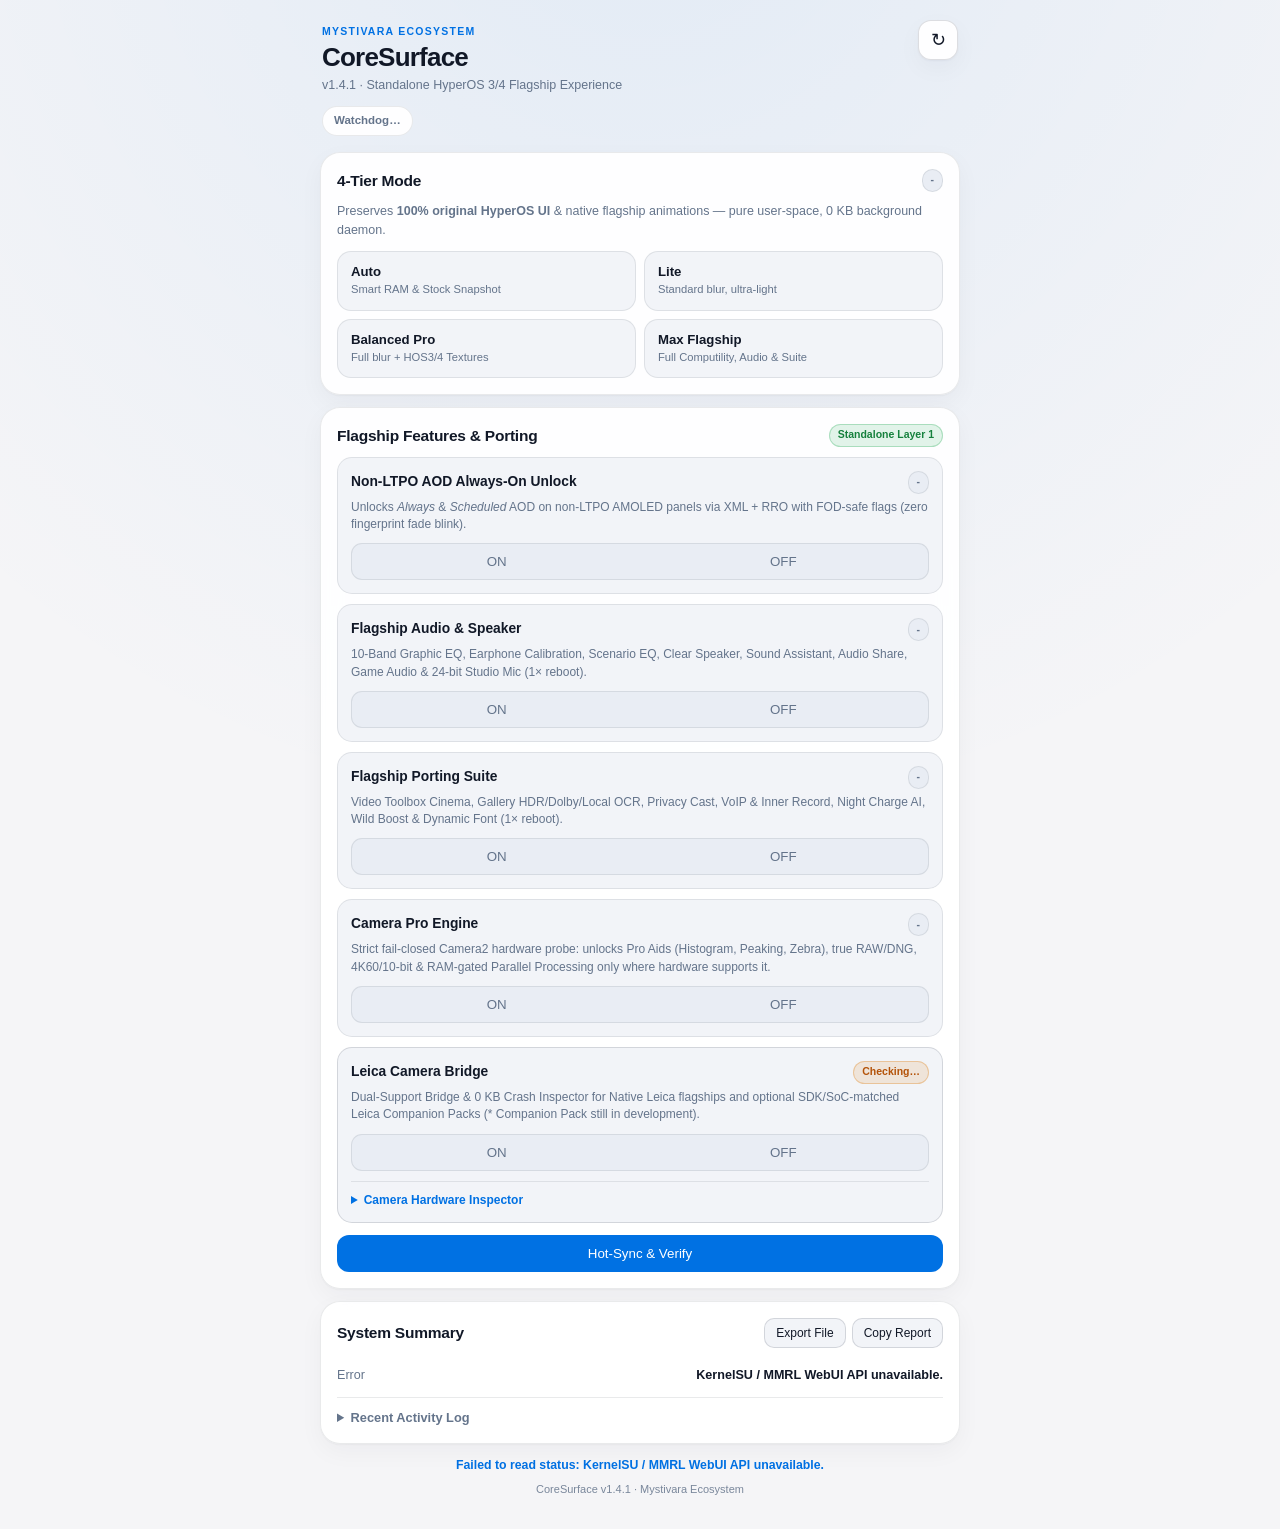
<file: webroot/index.html>
<!doctype html>
<html lang="en">
<head>
  <meta charset="utf-8">
  <meta name="viewport" content="width=device-width, initial-scale=1, viewport-fit=cover">
  <meta name="color-scheme" content="light dark">
  <title>CoreSurface v1.4.1</title>
  <link rel="stylesheet" href="style.css">
</head>
<body>
  <main class="container">
    <header class="hero">
      <div class="hero-top">
        <div>
          <span class="eyebrow">MYSTIVARA ECOSYSTEM</span>
          <h1>CoreSurface</h1>
          <p class="subtitle">v1.4.1 · Standalone HyperOS 3/4 Flagship Experience</p>
        </div>
        <button id="btn-refresh" class="btn-icon" type="button" aria-label="Refresh status" title="Refresh status">↻</button>
      </div>
      <div class="badge-row">
        <span id="watchdog-badge" class="badge badge-neutral">Watchdog…</span>
        <span id="compat-badge" class="badge badge-neutral hidden">Score: -</span>
        <span id="coreflow-badge" class="badge badge-coreflow hidden">CoreFlow Guard</span>
      </div>
    </header>

    <div id="reboot-banner" class="banner banner-info hidden" role="status">
      <strong>Changes saved.</strong> Reboot once to apply updated early-boot props, XML &amp; RRO overlays.
    </div>

    <div id="safemode-banner" class="banner banner-danger hidden" role="alert">
      <div>
        <strong>Safe-Mode Active (Auto-Disabled)</strong>
        <p id="safemode-reason">CoreSurface paused after 2 consecutive failed boots.</p>
      </div>
      <button id="btn-reset-safemode" class="btn btn-danger" type="button">Reset &amp; Re-enable</button>
    </div>

    <div id="cam-watchdog-banner" class="banner banner-warn hidden" role="alert">
      <strong>Camera Watchdog Auto-Reverted Leica Bridge.</strong>
      <p id="cam-watchdog-reason">Repeated crashes were detected in stock/companion camera. CoreSurface reverted cleanly to Stock Camera + Pro Engine.</p>
    </div>

    <div id="metamodule-banner" class="banner banner-warn hidden" role="status">
      <strong>RRO metamodule not active.</strong> On KernelSU-Next, install <code>meta-overlayfs</code> and reboot once so clean-room RRO overlays mount properly.
    </div>

    <section class="card">
      <div class="card-head">
        <h2>4-Tier Mode</h2>
        <span id="active-tier-pill" class="pill">-</span>
      </div>
      <p class="hint">Preserves <strong>100% original HyperOS UI</strong> &amp; native flagship animations — pure user-space, 0 KB background daemon.</p>
      <div class="tier-grid">
        <button class="btn-tier" data-tier="auto" type="button">
          <strong>Auto</strong>
          <span id="auto-tier-hint">Smart RAM &amp; Stock Snapshot</span>
        </button>
        <button class="btn-tier" data-tier="low" type="button">
          <strong>Lite</strong>
          <span>Standard blur, ultra-light</span>
        </button>
        <button class="btn-tier" data-tier="balanced_pro" type="button">
          <strong>Balanced Pro</strong>
          <span>Full blur + HOS3/4 Textures</span>
        </button>
        <button class="btn-tier" data-tier="flagship" type="button">
          <strong>Max Flagship</strong>
          <span>Full Computility, Audio &amp; Suite</span>
        </button>
      </div>
    </section>

    <section class="card">
      <div class="card-head">
        <h2>Flagship Features &amp; Porting</h2>
        <span class="pill on">Standalone Layer 1</span>
      </div>

      <div class="feat-list">
        <div class="feat-card">
          <div class="feat-head">
            <div class="feat-title-wrap">
              <h3>Non-LTPO AOD Always-On Unlock</h3>
              <span id="verify-FEAT_AOD_UNLOCK" class="v-pill v-neutral">-</span>
            </div>
            <p class="feat-desc">Unlocks <em>Always</em> &amp; <em>Scheduled</em> AOD on non-LTPO AMOLED panels via XML + RRO with FOD-safe flags (zero fingerprint fade blink).</p>
          </div>
          <div class="seg-group" data-key="FEAT_AOD_UNLOCK" role="group" aria-label="Non-LTPO AOD Unlock">
            <button type="button" data-val="1">ON</button>
            <button type="button" data-val="0">OFF</button>
          </div>
        </div>

        <div class="feat-card">
          <div class="feat-head">
            <div class="feat-title-wrap">
              <h3>Flagship Audio &amp; Speaker</h3>
              <span id="verify-FEAT_FLAGSHIP_AUDIO" class="v-pill v-neutral">-</span>
            </div>
            <p class="feat-desc">10-Band Graphic EQ, Earphone Calibration, Scenario EQ, Clear Speaker, Sound Assistant, Audio Share, Game Audio &amp; 24-bit Studio Mic (1× reboot).</p>
          </div>
          <div class="seg-group" data-key="FEAT_FLAGSHIP_AUDIO" role="group" aria-label="Flagship Audio & Speaker">
            <button type="button" data-val="1">ON</button>
            <button type="button" data-val="0">OFF</button>
          </div>
        </div>

        <div class="feat-card">
          <div class="feat-head">
            <div class="feat-title-wrap">
              <h3>Flagship Porting Suite</h3>
              <span id="verify-FEAT_FLAGSHIP_SUITE" class="v-pill v-neutral">-</span>
            </div>
            <p class="feat-desc">Video Toolbox Cinema, Gallery HDR/Dolby/Local OCR, Privacy Cast, VoIP &amp; Inner Record, Night Charge AI, Wild Boost &amp; Dynamic Font (1× reboot).</p>
          </div>
          <div class="seg-group" data-key="FEAT_FLAGSHIP_SUITE" role="group" aria-label="Flagship Porting Suite">
            <button type="button" data-val="1">ON</button>
            <button type="button" data-val="0">OFF</button>
          </div>
        </div>

        <div class="feat-card">
          <div class="feat-head">
            <div class="feat-title-wrap">
              <h3>Camera Pro Engine</h3>
              <span id="verify-FEAT_CAMERA_PRO" class="v-pill v-neutral">-</span>
            </div>
            <p id="cam-pro-desc" class="feat-desc">Strict fail-closed Camera2 hardware probe: unlocks Pro Aids (Histogram, Peaking, Zebra), true RAW/DNG, 4K60/10-bit &amp; RAM-gated Parallel Processing only where hardware supports it.</p>
          </div>
          <div class="seg-group" data-key="FEAT_CAMERA_PRO" role="group" aria-label="Camera Pro Engine">
            <button type="button" data-val="1">ON</button>
            <button type="button" data-val="0">OFF</button>
          </div>
        </div>

        <div class="feat-card feat-leica">
          <div class="feat-head">
            <div class="feat-title-wrap">
              <h3>Leica Camera Bridge</h3>
              <span id="verify-FEAT_LEICA_BRIDGE" class="v-pill v-warn">Checking…</span>
            </div>
            <p id="leica-bridge-desc" class="feat-desc">Dual-Support Bridge &amp; 0 KB Crash Inspector for Native Leica flagships and optional SDK/SoC-matched Leica Companion Packs (* Companion Pack still in development).</p>
          </div>
          <div class="seg-group" data-key="FEAT_LEICA_BRIDGE" role="group" aria-label="Leica Camera Bridge">
            <button type="button" data-val="1">ON</button>
            <button type="button" data-val="0">OFF</button>
          </div>

          <details class="cam-inspector">
            <summary>Camera Hardware Inspector</summary>
            <div id="cam-inspector-list" class="kv-list kv-list-compact">
              <div class="kv-row"><span>Camera Probe</span><strong>Loading…</strong></div>
            </div>
            <div class="cam-actions">
              <button id="btn-cam-health" class="btn btn-ghost" type="button">Camera Health Check</button>
              <button id="btn-cam-rollback" class="btn btn-ghost btn-ghost-danger" type="button">Safe Rollback</button>
            </div>
          </details>
        </div>
      </div>

      <div class="action-row">
        <button id="btn-hot-sync" class="btn btn-primary" type="button">Hot-Sync &amp; Verify</button>
      </div>
    </section>

    <section class="card">
      <div class="card-head card-head-wrap">
        <h2>System Summary</h2>
        <div class="diag-btn-group">
          <button id="btn-save-diag" class="btn btn-ghost" type="button">Export File</button>
          <button id="btn-export-diag" class="btn btn-ghost" type="button">Copy Report</button>
        </div>
      </div>
      <div id="summary-list" class="kv-list">
        <div class="kv-row"><span>Loading status…</span><strong>…</strong></div>
      </div>
      <div id="diag-export-wrap" class="diag-export hidden">
        <textarea id="diag-export-box" rows="6" readonly aria-label="Diagnostic Report"></textarea>
      </div>
      <details class="log-details">
        <summary>Recent Activity Log</summary>
        <pre id="diag-log" class="log-box">Loading…</pre>
      </details>
    </section>

    <footer class="footer">
      <span id="toast-msg" class="toast-msg" aria-live="polite"></span>
      <p class="footer-note">CoreSurface v1.4.1 · Mystivara Ecosystem</p>
    </footer>
  </main>

  <script src="app.js"></script>
</body>
</html>
</file>
<file: webroot/style.css>
:root {
  color-scheme: light dark;
  --bg: #f5f5f7;
  --bg-glow: radial-gradient(circle at 50% -10%, rgba(0, 113, 227, 0.08), transparent 55%);
  --surface: rgba(255, 255, 255, 0.92);
  --surface-alt: #f2f4f8;
  --surface-inset: #e9edf4;
  --border: rgba(15, 23, 42, 0.09);
  --border-strong: rgba(15, 23, 42, 0.14);
  --shadow: 0 1px 2px rgba(15, 23, 42, 0.04), 0 8px 24px rgba(15, 23, 42, 0.04);
  --text: #111827;
  --muted: #64748b;
  --accent: #0071e3;
  --accent-text: #ffffff;
  --accent-bg: rgba(0, 113, 227, 0.1);
  --accent-border: rgba(0, 113, 227, 0.28);
  --ok: #15803d;
  --ok-bg: rgba(22, 163, 74, 0.12);
  --ok-border: rgba(22, 163, 74, 0.28);
  --warn: #b45309;
  --warn-bg: rgba(217, 119, 6, 0.12);
  --warn-border: rgba(217, 119, 6, 0.3);
  --danger: #dc2626;
  --danger-bg: rgba(220, 38, 38, 0.1);
  --danger-border: rgba(220, 38, 38, 0.28);
  --coreflow: #0f766e;
  --coreflow-bg: rgba(15, 118, 110, 0.12);
  --coreflow-border: rgba(15, 118, 110, 0.28);
  --banner-info-text: #0c4a6e;
  --banner-warn-text: #78350f;
  --banner-danger-text: #7f1d1d;
  --banner-danger-sub: #991b1b;
  --radius: 20px;
}

@media (prefers-color-scheme: dark) {
  :root {
    --bg: #080b10;
    --bg-glow: radial-gradient(circle at 50% -10%, rgba(41, 151, 255, 0.14), transparent 55%);
    --surface: rgba(20, 24, 32, 0.88);
    --surface-alt: #181e28;
    --surface-inset: #0f141c;
    --border: rgba(255, 255, 255, 0.08);
    --border-strong: rgba(255, 255, 255, 0.14);
    --shadow: 0 2px 6px rgba(0, 0, 0, 0.28), 0 12px 32px rgba(0, 0, 0, 0.24);
    --text: #f3f6fb;
    --muted: #94a3b8;
    --accent: #2997ff;
    --accent-text: #061426;
    --accent-bg: rgba(41, 151, 255, 0.14);
    --accent-border: rgba(41, 151, 255, 0.34);
    --ok: #34d399;
    --ok-bg: rgba(52, 211, 153, 0.14);
    --ok-border: rgba(52, 211, 153, 0.34);
    --warn: #fbbf24;
    --warn-bg: rgba(251, 191, 36, 0.14);
    --warn-border: rgba(251, 191, 36, 0.34);
    --danger: #fb7185;
    --danger-bg: rgba(251, 113, 133, 0.14);
    --danger-border: rgba(251, 113, 133, 0.35);
    --coreflow: #5eead4;
    --coreflow-bg: rgba(94, 234, 212, 0.14);
    --coreflow-border: rgba(94, 234, 212, 0.34);
    --banner-info-text: #dbeafe;
    --banner-warn-text: #fef3c7;
    --banner-danger-text: #ffe4e6;
    --banner-danger-sub: #fecdd3;
  }
}

* {
  box-sizing: border-box;
  -webkit-tap-highlight-color: transparent;
}

body {
  margin: 0;
  min-height: 100vh;
  background-color: var(--bg);
  background-image: var(--bg-glow);
  color: var(--text);
  font: 14px/1.5 -apple-system, BlinkMacSystemFont, "SF Pro Text", "Segoe UI", Roboto, sans-serif;
  padding: calc(16px + env(safe-area-inset-top, 0px)) 14px calc(32px + env(safe-area-inset-bottom, 0px));
  -webkit-font-smoothing: antialiased;
}

.container {
  max-width: 640px;
  margin: 0 auto;
}

.hero {
  margin-bottom: 14px;
  padding: 4px 2px 2px;
}

.hero-top {
  display: flex;
  align-items: flex-start;
  justify-content: space-between;
  gap: 12px;
}

.eyebrow {
  display: inline-block;
  font-size: 10.5px;
  font-weight: 700;
  letter-spacing: 0.12em;
  color: var(--accent);
  margin-bottom: 3px;
}

h1 {
  margin: 0;
  font-size: 26px;
  font-weight: 750;
  letter-spacing: -0.03em;
  line-height: 1.15;
}

.subtitle {
  margin: 3px 0 0;
  color: var(--muted);
  font-size: 12.5px;
}

.btn-icon {
  width: 40px;
  height: 40px;
  flex-shrink: 0;
  border-radius: 13px;
  border: 1px solid var(--border-strong);
  background: var(--surface);
  color: var(--text);
  font-size: 18px;
  cursor: pointer;
  box-shadow: var(--shadow);
  transition: transform 0.14s ease, border-color 0.14s ease;
}

.btn-icon:active {
  transform: scale(0.95);
}

.badge-row {
  display: flex;
  flex-wrap: wrap;
  gap: 7px;
  margin-top: 12px;
}

.badge {
  display: inline-flex;
  align-items: center;
  gap: 6px;
  padding: 5px 11px;
  border-radius: 999px;
  font-size: 11.5px;
  font-weight: 650;
  border: 1px solid transparent;
}

.badge-neutral {
  background: var(--surface);
  color: var(--muted);
  border-color: var(--border);
}

.badge-ok {
  background: var(--ok-bg);
  color: var(--ok);
  border-color: var(--ok-border);
}

.badge-warn {
  background: var(--warn-bg);
  color: var(--warn);
  border-color: var(--warn-border);
}

.badge-danger {
  background: var(--danger-bg);
  color: var(--danger);
  border-color: var(--danger-border);
}

.badge-coreflow {
  background: var(--coreflow-bg);
  color: var(--coreflow);
  border-color: var(--coreflow-border);
}

.banner {
  border-radius: 16px;
  padding: 13px 15px;
  margin-bottom: 12px;
  font-size: 12.8px;
  line-height: 1.45;
  border: 1px solid var(--border);
}

.banner-info {
  background: var(--accent-bg);
  border-color: var(--accent-border);
  color: var(--banner-info-text);
}

.banner-warn {
  background: var(--warn-bg);
  border-color: var(--warn-border);
  color: var(--banner-warn-text);
}

.banner-danger {
  background: var(--danger-bg);
  border-color: var(--danger-border);
  color: var(--banner-danger-text);
  display: flex;
  flex-direction: column;
  gap: 10px;
}

.banner-danger p {
  margin: 4px 0 0;
  font-size: 12.2px;
  color: var(--banner-danger-sub);
}

.card {
  background: var(--surface);
  border: 1px solid var(--border);
  border-radius: var(--radius);
  padding: 16px;
  margin-bottom: 12px;
  box-shadow: var(--shadow);
  backdrop-filter: blur(14px);
  -webkit-backdrop-filter: blur(14px);
}

.card-head {
  display: flex;
  align-items: center;
  justify-content: space-between;
  gap: 10px;
  margin-bottom: 10px;
}

.card-head-wrap {
  flex-wrap: wrap;
}

.card-head h2 {
  margin: 0;
}

h2 {
  margin: 0 0 10px;
  font-size: 15.5px;
  font-weight: 700;
  letter-spacing: -0.015em;
}

h3 {
  margin: 0;
  font-size: 13.8px;
  font-weight: 650;
}

.hint {
  margin: 0 0 12px;
  font-size: 12.5px;
  color: var(--muted);
}

code {
  font-family: ui-monospace, SFMono-Regular, Menlo, monospace;
  font-size: 11.5px;
  background: var(--surface-alt);
  padding: 1px 6px;
  border-radius: 6px;
  border: 1px solid var(--border);
}

.tier-grid {
  display: grid;
  grid-template-columns: repeat(2, 1fr);
  gap: 8px;
}

@media (max-width: 360px) {
  .tier-grid {
    grid-template-columns: 1fr;
  }
}

.btn-tier {
  display: flex;
  flex-direction: column;
  align-items: flex-start;
  gap: 3px;
  padding: 12px 13px;
  border-radius: 14px;
  border: 1px solid var(--border);
  background: var(--surface-alt);
  color: var(--text);
  text-align: left;
  cursor: pointer;
  transition: border-color 0.15s ease, background 0.15s ease, transform 0.12s ease;
}

.btn-tier:active {
  transform: scale(0.98);
}

.btn-tier strong {
  font-size: 13.2px;
  font-weight: 680;
}

.btn-tier span {
  font-size: 11.2px;
  color: var(--muted);
  line-height: 1.35;
}

.btn-tier.active {
  border-color: var(--accent);
  background: var(--accent-bg);
}

.btn-tier.active strong {
  color: var(--accent);
}

.feat-list {
  display: flex;
  flex-direction: column;
  gap: 10px;
}

.feat-card {
  background: var(--surface-alt);
  border: 1px solid var(--border);
  border-radius: 15px;
  padding: 13px;
}

.feat-roadmap {
  border-style: dashed;
  border-color: var(--warn-border);
  background: var(--warn-bg);
}

.feat-leica {
  border-color: var(--border-strong);
}

.cam-inspector {
  margin-top: 10px;
  padding-top: 9px;
  border-top: 1px solid var(--border);
}

.cam-inspector summary {
  font-size: 12px;
  font-weight: 650;
  color: var(--accent);
  cursor: pointer;
  user-select: none;
}

.kv-list-compact {
  margin-top: 8px;
}

.kv-list-compact .kv-row {
  padding: 5.5px 0;
}

.kv-list-compact .kv-row span,
.kv-list-compact .kv-row strong {
  font-size: 11.8px;
}

.cam-actions {
  display: flex;
  flex-wrap: wrap;
  gap: 7px;
  margin-top: 10px;
}

.btn-ghost-danger {
  color: var(--danger);
  border-color: var(--danger-border);
}

.banner-warn p {
  margin: 4px 0 0;
  font-size: 12.2px;
  color: var(--banner-warn-text);
  opacity: 0.92;
}

.feat-head {
  margin-bottom: 10px;
}

.feat-head-compact {
  margin-bottom: 0;
}

.feat-title-wrap {
  display: flex;
  flex-wrap: wrap;
  justify-content: space-between;
  align-items: center;
  gap: 6px;
}

.v-pill,
.pill {
  font-size: 10.5px;
  font-weight: 680;
  padding: 2.5px 8px;
  border-radius: 999px;
  white-space: nowrap;
}

.v-neutral,
.pill {
  background: var(--surface-inset);
  color: var(--muted);
  border: 1px solid var(--border);
}

.v-ok,
.pill.on {
  background: var(--ok-bg);
  color: var(--ok);
  border: 1px solid var(--ok-border);
}

.v-warn,
.pill.warn {
  background: var(--warn-bg);
  color: var(--warn);
  border: 1px solid var(--warn-border);
}

.v-info {
  background: var(--accent-bg);
  color: var(--accent);
  border: 1px solid var(--accent-border);
}

.v-danger,
.pill.danger {
  background: var(--danger-bg);
  color: var(--danger);
  border: 1px solid var(--danger-border);
}

.feat-desc {
  margin: 5px 0 0;
  font-size: 12px;
  line-height: 1.45;
  color: var(--muted);
}

.feat-roadmap .feat-desc {
  color: var(--banner-warn-text);
}

.seg-group {
  display: grid;
  grid-auto-flow: column;
  grid-auto-columns: 1fr;
  background: var(--surface-inset);
  border: 1px solid var(--border);
  border-radius: 11px;
  padding: 3px;
  gap: 3px;
}

.seg-group button {
  border: 0;
  background: transparent;
  color: var(--muted);
  font: 650 12.2px/1.2 inherit;
  padding: 7px 8px;
  border-radius: 8px;
  cursor: pointer;
  transition: background 0.15s ease, color 0.15s ease;
}

.seg-group button.active {
  background: var(--accent);
  color: var(--accent-text);
}

.seg-group button:disabled {
  opacity: 0.45;
  cursor: not-allowed;
}

.action-row {
  margin-top: 12px;
  display: flex;
}

.btn {
  border: 0;
  border-radius: 12px;
  padding: 10px 14px;
  font: 650 12.8px/1.2 inherit;
  cursor: pointer;
  transition: opacity 0.14s ease, transform 0.12s ease, border-color 0.14s ease;
}

.btn:active {
  transform: scale(0.98);
}

.btn-primary {
  width: 100%;
  background: var(--accent);
  color: var(--accent-text);
  padding: 11px 16px;
}

.btn-ghost {
  background: var(--surface-alt);
  color: var(--text);
  border: 1px solid var(--border-strong);
  padding: 7px 11px;
  font-size: 12px;
  border-radius: 10px;
}

.btn-danger {
  background: var(--danger);
  color: #ffffff;
  align-self: flex-start;
}

.btn:disabled,
.btn-tier:disabled,
.btn-icon:disabled {
  opacity: 0.55;
  cursor: wait;
}

.diag-btn-group {
  display: inline-flex;
  align-items: center;
  gap: 6px;
}

.kv-list {
  display: flex;
  flex-direction: column;
}

.kv-row {
  display: flex;
  justify-content: space-between;
  align-items: baseline;
  gap: 14px;
  padding: 8.5px 0;
  border-bottom: 1px solid var(--border);
}

.kv-row:last-child {
  border-bottom: 0;
  padding-bottom: 0;
}

.kv-row span {
  color: var(--muted);
  font-size: 12.6px;
  flex-shrink: 0;
}

.kv-row strong {
  text-align: right;
  font-size: 12.6px;
  font-weight: 620;
  line-height: 1.4;
  word-break: normal;
  overflow-wrap: break-word;
  min-width: 0;
}

.diag-export {
  margin-top: 12px;
}

.diag-export textarea {
  width: 100%;
  min-height: 120px;
  resize: vertical;
  padding: 10px;
  border-radius: 11px;
  border: 1px solid var(--border-strong);
  background: var(--surface-inset);
  color: var(--text);
  font: 11.2px/1.45 ui-monospace, SFMono-Regular, Menlo, monospace;
}

.log-details {
  margin-top: 12px;
  padding-top: 10px;
  border-top: 1px solid var(--border);
}

.log-details summary {
  font-size: 12.8px;
  font-weight: 650;
  color: var(--muted);
  cursor: pointer;
  user-select: none;
}

.log-box {
  margin: 10px 0 0;
  padding: 10px;
  border-radius: 11px;
  background: var(--surface-inset);
  border: 1px solid var(--border);
  color: var(--muted);
  font: 11.2px/1.48 ui-monospace, SFMono-Regular, Menlo, monospace;
  white-space: pre-wrap;
  word-break: break-word;
  max-height: 240px;
  overflow-y: auto;
}

.footer {
  margin-top: 8px;
  text-align: center;
}

.toast-msg {
  display: block;
  min-height: 18px;
  font-size: 12.3px;
  font-weight: 560;
  color: var(--accent);
}

.footer-note {
  margin: 6px 0 0;
  font-size: 11px;
  color: var(--muted);
  opacity: 0.85;
}

.hidden {
  display: none !important;
}
</file>
